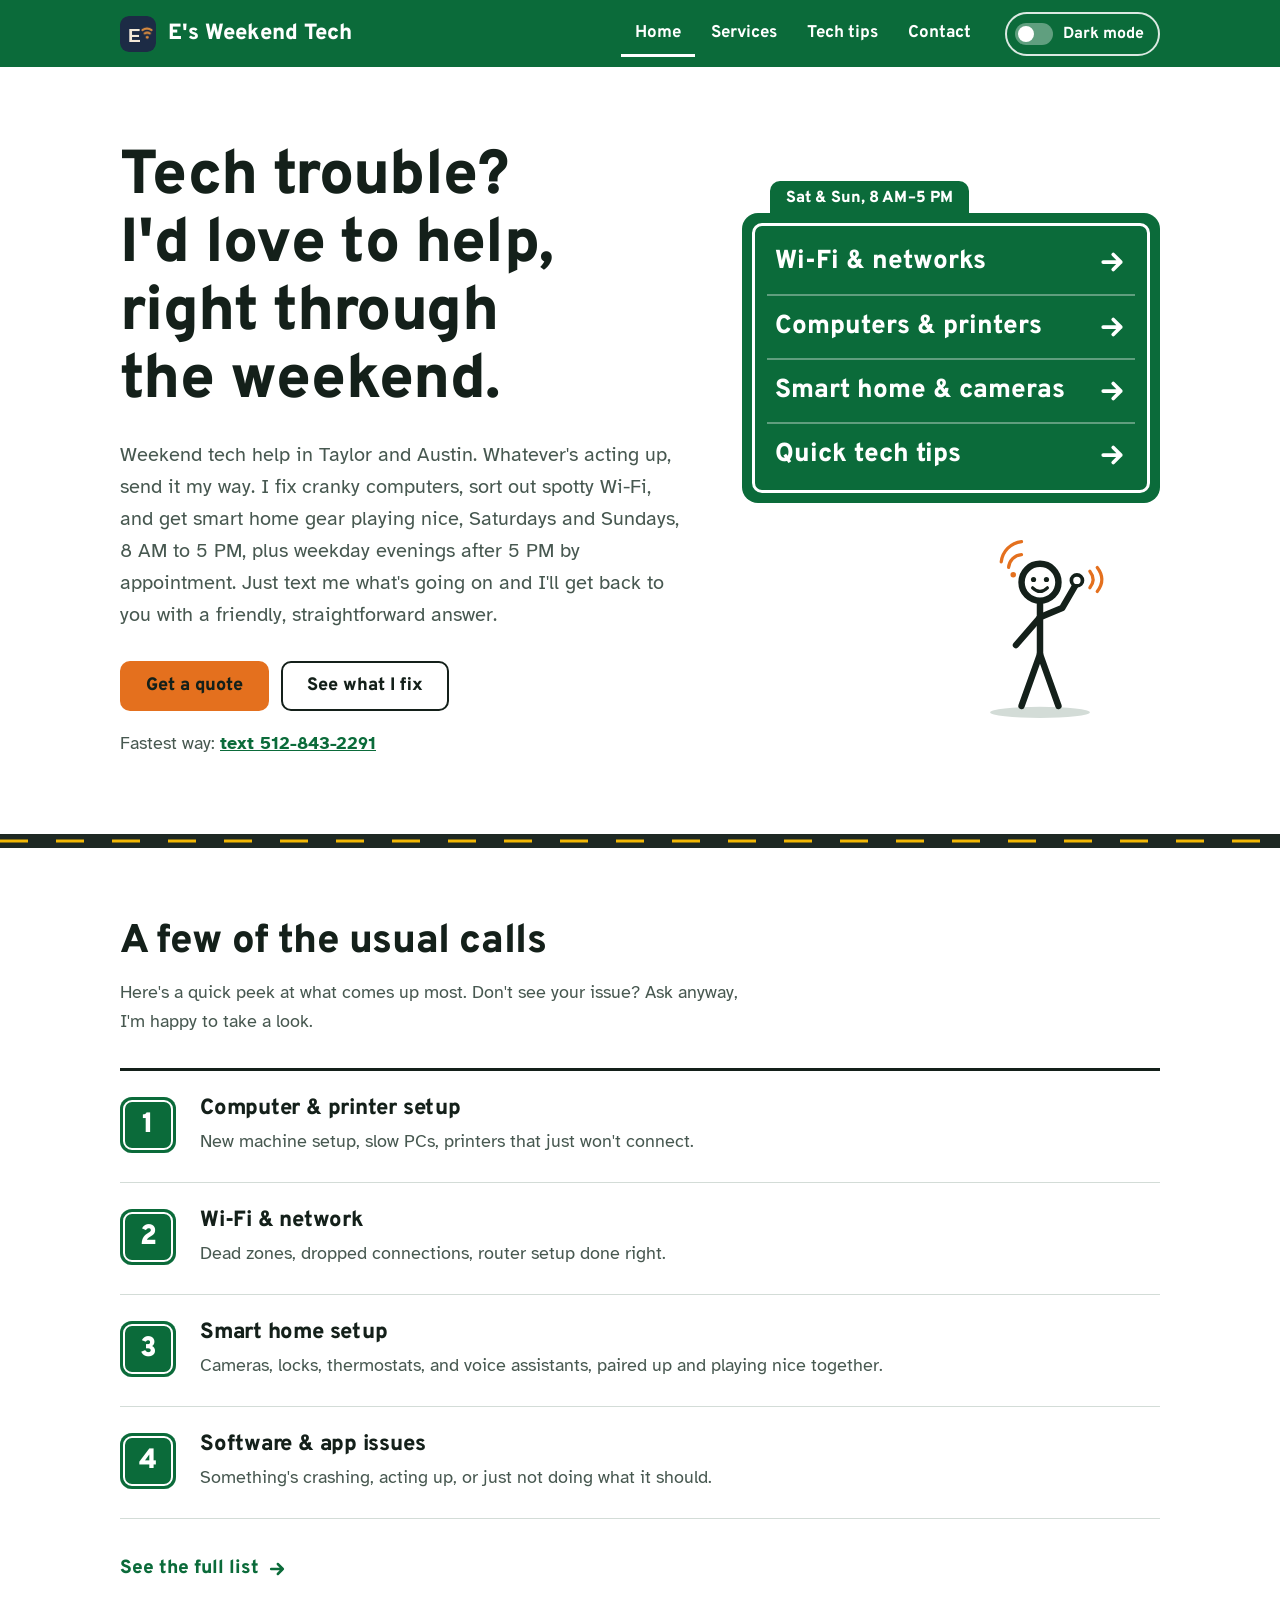
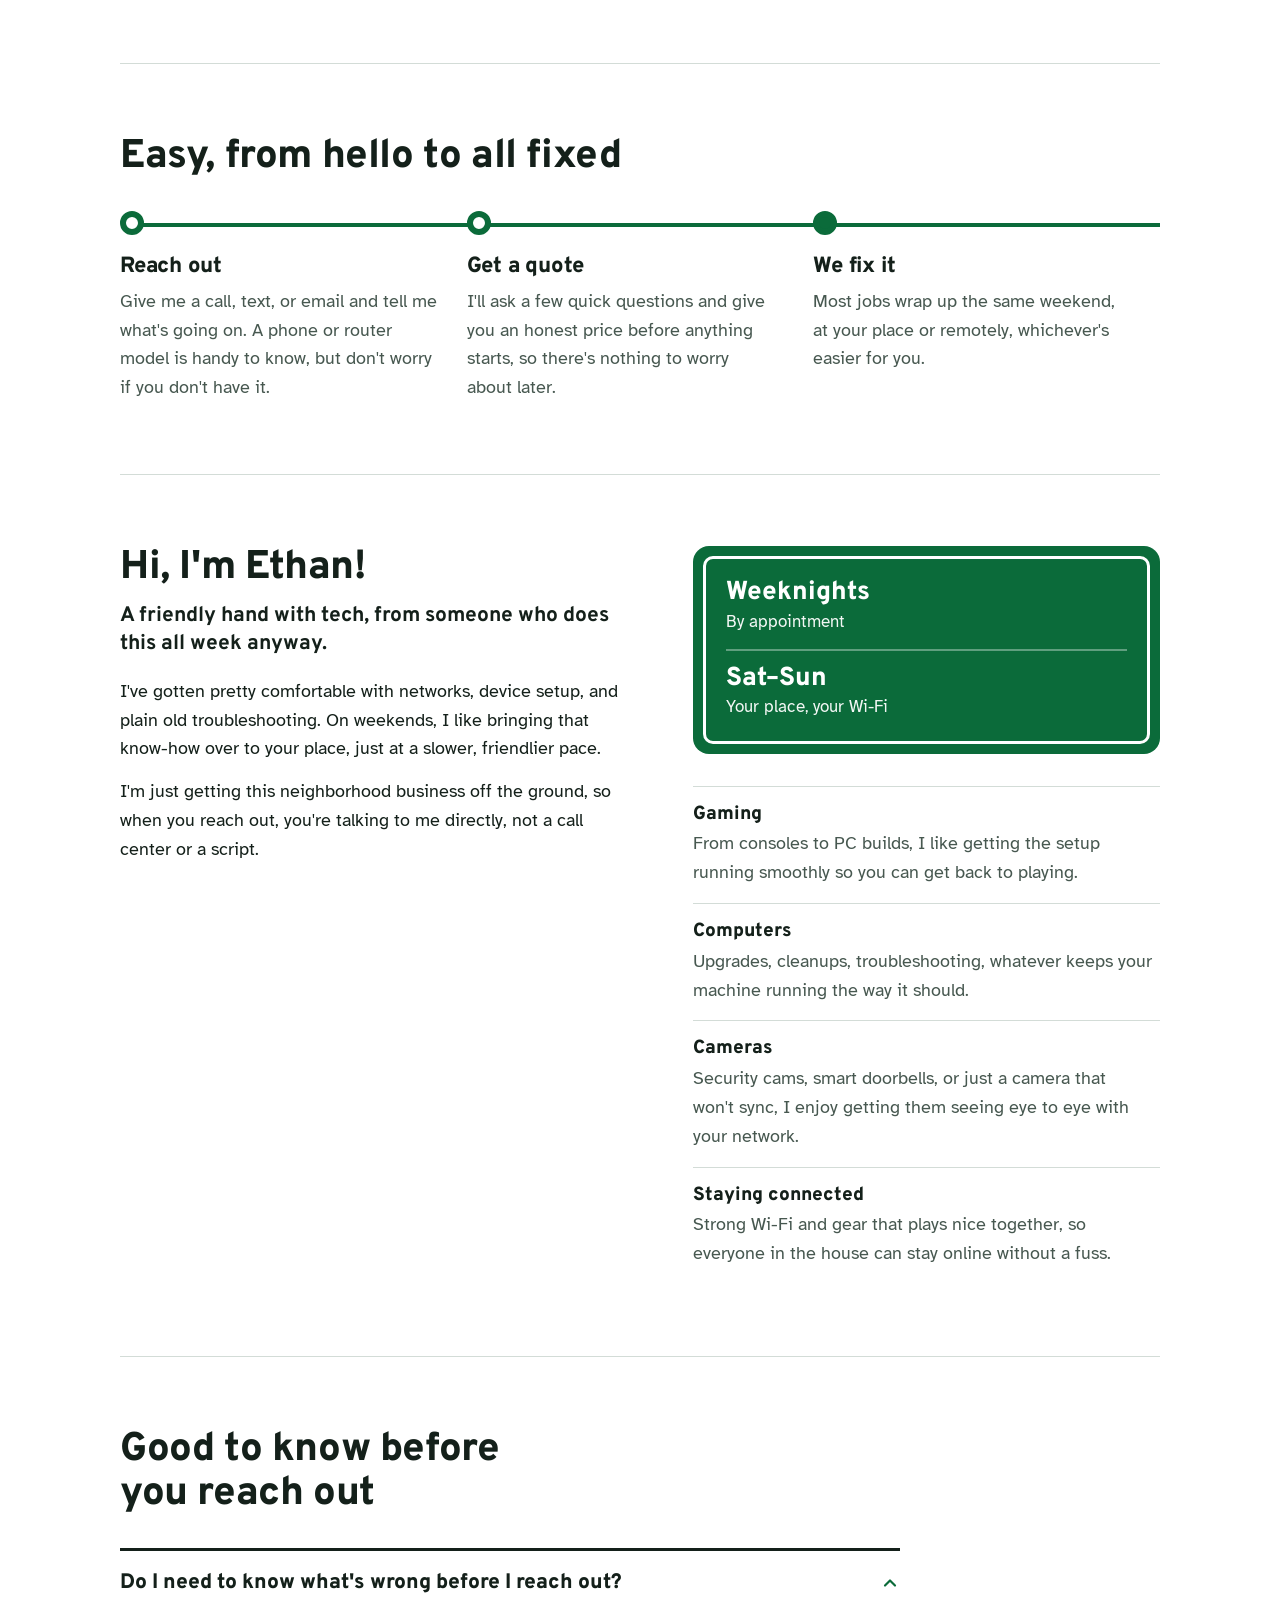
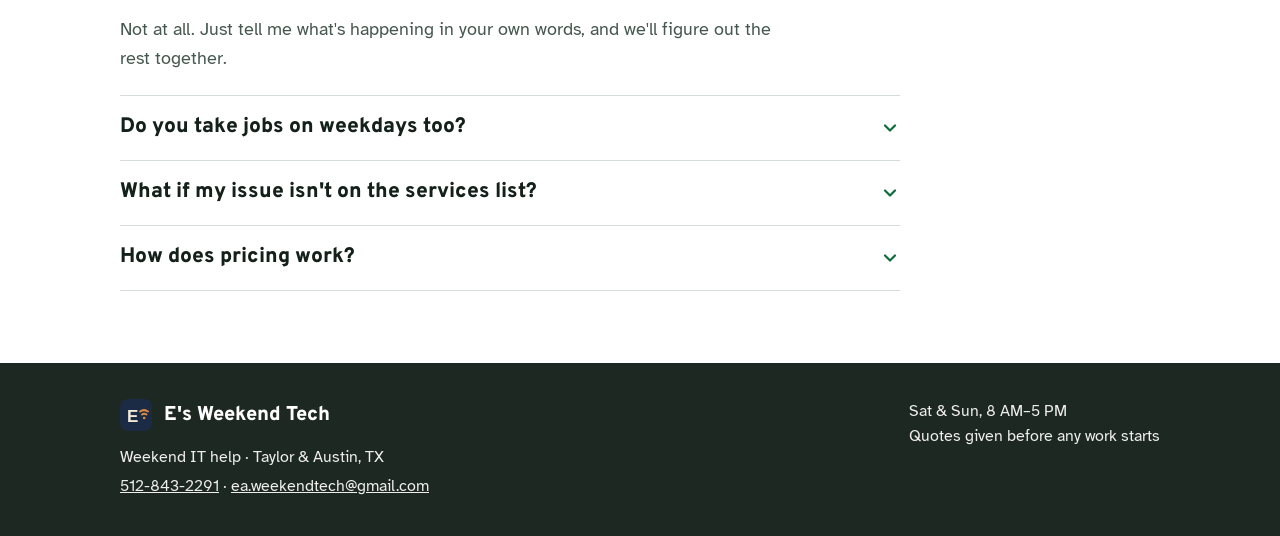
<file: index.html>
<!doctype html>
<html lang="en">
<head>
<meta charset="utf-8">
<meta name="viewport" content="width=device-width, initial-scale=1, viewport-fit=cover">
<meta name="theme-color" content="#0B6B3A">
<meta name="color-scheme" content="light dark">
<title>E's Weekend Tech | Weekend tech help in Taylor &amp; Austin, TX</title>
<meta name="description" content="Friendly weekend tech help in Taylor and Austin, TX. Computers, Wi-Fi, printers and smart home gear, fixed at your place or remotely, with a clear quote before any work starts.">
<script>document.documentElement.className='js';try{if(localStorage.getItem('theme')==='dark')document.documentElement.setAttribute('data-theme','dark')}catch(e){}</script>
<link rel="preconnect" href="https://fonts.googleapis.com">
<link rel="preconnect" href="https://fonts.gstatic.com" crossorigin>
<link rel="stylesheet" href="https://fonts.googleapis.com/css2?family=Overpass:wght@700;800;900&family=Atkinson+Hyperlegible:wght@400;700&display=swap">
<link rel="stylesheet" href="style.css">
<noscript><style>.reveal { opacity: 1; transform: none; } .road::after { background-position: 0 0; } .route::before, .stop::before, .shield { transform: none; }</style></noscript>
</head>
<body>
<header class="site">
  <div class="wrap nav-row">
    <a class="wordmark" href="index.html"><span class="logo-mark"><svg viewBox="0 0 32 32" xmlns="http://www.w3.org/2000/svg" aria-hidden="true"><rect width="32" height="32" rx="8" fill="#1C2B45"/><text x="7" y="23" font-family="Archivo, sans-serif" font-weight="800" font-size="17" fill="#F3E9D8">E</text><path d="M20 12.5a7 7 0 0 1 8 0" stroke="#D98B3F" stroke-width="2" fill="none" stroke-linecap="round"/><path d="M22 15.5a4 4 0 0 1 4.5 0" stroke="#D98B3F" stroke-width="2" fill="none" stroke-linecap="round"/><circle cx="24.2" cy="19" r="1.3" fill="#D98B3F"/></svg></span><span>E's Weekend Tech</span></a>
    <nav class="links" aria-label="Main">
      <a href="index.html" aria-current="page">Home</a>
      <a href="services.html">Services</a>
      <a href="tips.html">Tech tips</a>
      <a href="contact.html">Contact</a>
    </nav>
    <button class="theme-toggle" type="button" aria-pressed="false"><span class="switch" aria-hidden="true"></span><span>Dark mode</span></button>
  </div>
</header>

<main id="main">
  <section class="hero wrap">
    <div class="hero-copy reveal is-visible">
      <h1>Tech trouble? I'd love to help, right through the weekend.</h1>
      <p class="sub">Weekend tech help in Taylor and Austin. Whatever's acting up, send it my way. I fix cranky computers, sort out spotty Wi-Fi, and get smart home gear playing nice, Saturdays and Sundays, 8 AM to 5 PM, plus weekday evenings after 5 PM by appointment. Just text me what's going on and I'll get back to you with a friendly, straightforward answer.</p>
      <div class="cta-row">
        <a class="btn btn-primary" href="contact.html">Get a quote</a>
        <a class="btn btn-ghost" href="services.html">See what I fix</a>
      </div>
      <p class="quick">Fastest way: <a href="sms:+15128432291">text 512-843-2291</a></p>
    </div>
    <div class="sign-wrap reveal is-visible">
      <nav class="sign" aria-label="Jump to a service">
        <span class="exit-tab">Sat &amp; Sun, 8 AM&ndash;5 PM</span>
        <div class="sign-inner">
          <a href="services.html#wifi"><span>Wi-Fi &amp; networks</span><svg viewBox="0 0 24 24" fill="none" stroke="currentColor" stroke-width="3" stroke-linecap="round" stroke-linejoin="round" aria-hidden="true"><path d="M5 12h14M13 6l6 6-6 6"/></svg></a>
          <a href="services.html#computers"><span>Computers &amp; printers</span><svg viewBox="0 0 24 24" fill="none" stroke="currentColor" stroke-width="3" stroke-linecap="round" stroke-linejoin="round" aria-hidden="true"><path d="M5 12h14M13 6l6 6-6 6"/></svg></a>
          <a href="services.html#smart-home"><span>Smart home &amp; cameras</span><svg viewBox="0 0 24 24" fill="none" stroke="currentColor" stroke-width="3" stroke-linecap="round" stroke-linejoin="round" aria-hidden="true"><path d="M5 12h14M13 6l6 6-6 6"/></svg></a>
          <a href="tips.html"><span>Quick tech tips</span><svg viewBox="0 0 24 24" fill="none" stroke="currentColor" stroke-width="3" stroke-linecap="round" stroke-linejoin="round" aria-hidden="true"><path d="M5 12h14M13 6l6 6-6 6"/></svg></a>
        </div>
      </nav>
      <div class="buddy buddy-home" aria-hidden="true"><svg class="buddy-svg" viewBox="0 0 260 210" fill="none" stroke="currentColor" stroke-width="7" stroke-linecap="round" stroke-linejoin="round" aria-hidden="true" focusable="false">
    <ellipse class="shadow" cx="130" cy="203" rx="54" ry="6"/>
    <path d="M130 140 L110 196 M130 140 L150 196"/>
    <path d="M130 84 V140"/>
    <path d="M130 100 L104 130"/>
    <g class="wave"><path d="M130 100 L154 90 L168 66"/><circle class="bg" cx="170" cy="60" r="6" stroke-width="4"/><path class="o thin" d="M184 50 q7 9 0 18 M192 46 q10 13 0 26"/></g>
    <circle class="bg" cx="130" cy="62" r="20"/>
    <circle class="ink" cx="123" cy="59" r="2.8"/><circle class="ink" cx="137" cy="59" r="2.8"/>
    <path stroke-width="3.5" d="M122 68 Q130 76 138 68"/>
    <g class="o thin signal"><path d="M96 46 a15 15 0 0 1 14 -14"/><path d="M88 40 a25 25 0 0 1 22 -22"/><circle class="of" cx="101" cy="54" r="3"/></g>
  </svg></div>
    </div>
  </section>

  <div class="road" aria-hidden="true"></div>

  <section class="wrap band" aria-labelledby="usual-heading">
    <div class="section-head reveal">
      <h2 id="usual-heading">A few of the usual calls</h2>
      <p>Here's a quick peek at what comes up most. Don't see your issue? Ask anyway, I'm happy to take a look.</p>
    </div>
    <ol class="exits reveal-group">
      <li class="exit reveal" id="computers">
        <span class="shield" aria-hidden="true">1</span>
        <div>
          <h3>Computer &amp; printer setup</h3>
          <p>New machine setup, slow PCs, printers that just won't connect.</p>
        </div>
      </li>
      <li class="exit reveal" id="wifi">
        <span class="shield" aria-hidden="true">2</span>
        <div>
          <h3>Wi-Fi &amp; network</h3>
          <p>Dead zones, dropped connections, router setup done right.</p>
        </div>
      </li>
      <li class="exit reveal" id="smart-home">
        <span class="shield" aria-hidden="true">3</span>
        <div>
          <h3>Smart home setup</h3>
          <p>Cameras, locks, thermostats, and voice assistants, paired up and playing nice together.</p>
        </div>
      </li>
      <li class="exit reveal" id="software">
        <span class="shield" aria-hidden="true">4</span>
        <div>
          <h3>Software &amp; app issues</h3>
          <p>Something's crashing, acting up, or just not doing what it should.</p>
        </div>
      </li>
    </ol>
    <a class="text-link" href="services.html">See the full list <svg viewBox="0 0 24 24" fill="none" stroke="currentColor" stroke-width="3" stroke-linecap="round" stroke-linejoin="round" aria-hidden="true"><path d="M5 12h14M13 6l6 6-6 6"/></svg></a>
  </section>

  <section class="wrap band" aria-labelledby="how-heading">
    <div class="section-head reveal">
      <h2 id="how-heading">Easy, from hello to all fixed</h2>
    </div>
    <ol class="route reveal-group">
      <li class="stop reveal">
        <h3>Reach out</h3>
        <p>Give me a call, text, or email and tell me what's going on. A phone or router model is handy to know, but don't worry if you don't have it.</p>
      </li>
      <li class="stop reveal">
        <h3>Get a quote</h3>
        <p>I'll ask a few quick questions and give you an honest price before anything starts, so there's nothing to worry about later.</p>
      </li>
      <li class="stop reveal">
        <h3>We fix it</h3>
        <p>Most jobs wrap up the same weekend, at your place or remotely, whichever's easier for you.</p>
      </li>
    </ol>
  </section>

  <section class="wrap band" aria-labelledby="about-heading">
    <div class="about">
      <div class="reveal">
        <h2 id="about-heading">Hi, I'm Ethan!</h2>
        <p class="lead">A friendly hand with tech, from someone who does this all week anyway.</p>
        <p>I've gotten pretty comfortable with networks, device setup, and plain old troubleshooting. On weekends, I like bringing that know-how over to your place, just at a slower, friendlier pace.</p>
        <p>I'm just getting this neighborhood business off the ground, so when you reach out, you're talking to me directly, not a call center or a script.</p>
      </div>
      <div class="reveal">
        <div class="sign sign-static" role="group" aria-label="My week">
          <div class="sign-inner">
            <div class="sign-row"><strong>Weeknights</strong><span>By appointment</span></div>
            <div class="sign-row"><strong>Sat&ndash;Sun</strong><span>Your place, your Wi-Fi</span></div>
          </div>
        </div>
        <dl class="likes">
          <div><dt>Gaming</dt><dd>From consoles to PC builds, I like getting the setup running smoothly so you can get back to playing.</dd></div>
          <div><dt>Computers</dt><dd>Upgrades, cleanups, troubleshooting, whatever keeps your machine running the way it should.</dd></div>
          <div><dt>Cameras</dt><dd>Security cams, smart doorbells, or just a camera that won't sync, I enjoy getting them seeing eye to eye with your network.</dd></div>
          <div><dt>Staying connected</dt><dd>Strong Wi-Fi and gear that plays nice together, so everyone in the house can stay online without a fuss.</dd></div>
        </dl>
      </div>
    </div>
  </section>

  <section class="wrap band" aria-labelledby="faq-heading">
    <div class="section-head reveal">
      <h2 id="faq-heading">Good to know before you reach out</h2>
    </div>
    <div class="faq-list reveal">
      <div class="faq-item" data-open="true">
        <button class="faq-q" type="button" aria-expanded="true">
          Do I need to know what's wrong before I reach out?
          <svg class="chev" width="20" height="20" viewBox="0 0 24 24" fill="none" stroke="currentColor" stroke-width="2.6" stroke-linecap="round" stroke-linejoin="round" aria-hidden="true"><polyline points="6 9 12 15 18 9"/></svg>
        </button>
        <div class="faq-a-wrap"><div class="faq-a-inner"><p class="faq-a">Not at all. Just tell me what's happening in your own words, and we'll figure out the rest together.</p></div></div>
      </div>
      <div class="faq-item" data-open="false">
        <button class="faq-q" type="button" aria-expanded="false">
          Do you take jobs on weekdays too?
          <svg class="chev" width="20" height="20" viewBox="0 0 24 24" fill="none" stroke="currentColor" stroke-width="2.6" stroke-linecap="round" stroke-linejoin="round" aria-hidden="true"><polyline points="6 9 12 15 18 9"/></svg>
        </button>
        <div class="faq-a-wrap"><div class="faq-a-inner"><p class="faq-a">Yes, by appointment. I'm open Saturdays and Sundays, 8 AM to 5 PM, and Monday through Friday after 5 PM if my schedule allows. I'm also taking on new clients. Reach out any time and I'll get back to you as soon as I can.</p></div></div>
      </div>
      <div class="faq-item" data-open="false">
        <button class="faq-q" type="button" aria-expanded="false">
          What if my issue isn't on the services list?
          <svg class="chev" width="20" height="20" viewBox="0 0 24 24" fill="none" stroke="currentColor" stroke-width="2.6" stroke-linecap="round" stroke-linejoin="round" aria-hidden="true"><polyline points="6 9 12 15 18 9"/></svg>
        </button>
        <div class="faq-a-wrap"><div class="faq-a-inner"><p class="faq-a">Ask anyway. There's a good chance I can still help, or at least point you toward someone who can.</p></div></div>
      </div>
      <div class="faq-item" data-open="false">
        <button class="faq-q" type="button" aria-expanded="false">
          How does pricing work?
          <svg class="chev" width="20" height="20" viewBox="0 0 24 24" fill="none" stroke="currentColor" stroke-width="2.6" stroke-linecap="round" stroke-linejoin="round" aria-hidden="true"><polyline points="6 9 12 15 18 9"/></svg>
        </button>
        <div class="faq-a-wrap"><div class="faq-a-inner"><p class="faq-a">You'll always get a clear, honest quote before any work begins, so there's never a surprise on the bill.</p></div></div>
      </div>
    </div>
  </section>
</main>

<footer class="site">
  <div class="wrap foot-row">
    <div>
      <div class="foot-name"><span class="logo-mark"><svg viewBox="0 0 32 32" xmlns="http://www.w3.org/2000/svg" aria-hidden="true"><rect width="32" height="32" rx="8" fill="#1C2B45"/><text x="7" y="23" font-family="Archivo, sans-serif" font-weight="800" font-size="17" fill="#F3E9D8">E</text><path d="M20 12.5a7 7 0 0 1 8 0" stroke="#D98B3F" stroke-width="2" fill="none" stroke-linecap="round"/><path d="M22 15.5a4 4 0 0 1 4.5 0" stroke="#D98B3F" stroke-width="2" fill="none" stroke-linecap="round"/><circle cx="24.2" cy="19" r="1.3" fill="#D98B3F"/></svg></span>E's Weekend Tech</div>
      <div class="foot-meta">
        <span>Weekend IT help &middot; Taylor &amp; Austin, TX</span>
        <span><a href="sms:+15128432291">512-843-2291</a> &middot; <a href="mailto:ea.weekendtech@gmail.com">ea.weekendtech@gmail.com</a></span>
      </div>
    </div>
    <div class="foot-right">
      Sat &amp; Sun, 8 AM&ndash;5 PM<br>
      Quotes given before any work starts
    </div>
  </div>
</footer>

<script src="script.js"></script>
<!-- Cloudflare Web Analytics --><script type='module' src='https://static.cloudflareinsights.com/beacon.min.js' data-cf-beacon='{"token": "11fca258c5e24e06b37fb47d9a903320"}'></script><!-- End Cloudflare Web Analytics -->
</body>
</html>
</file>
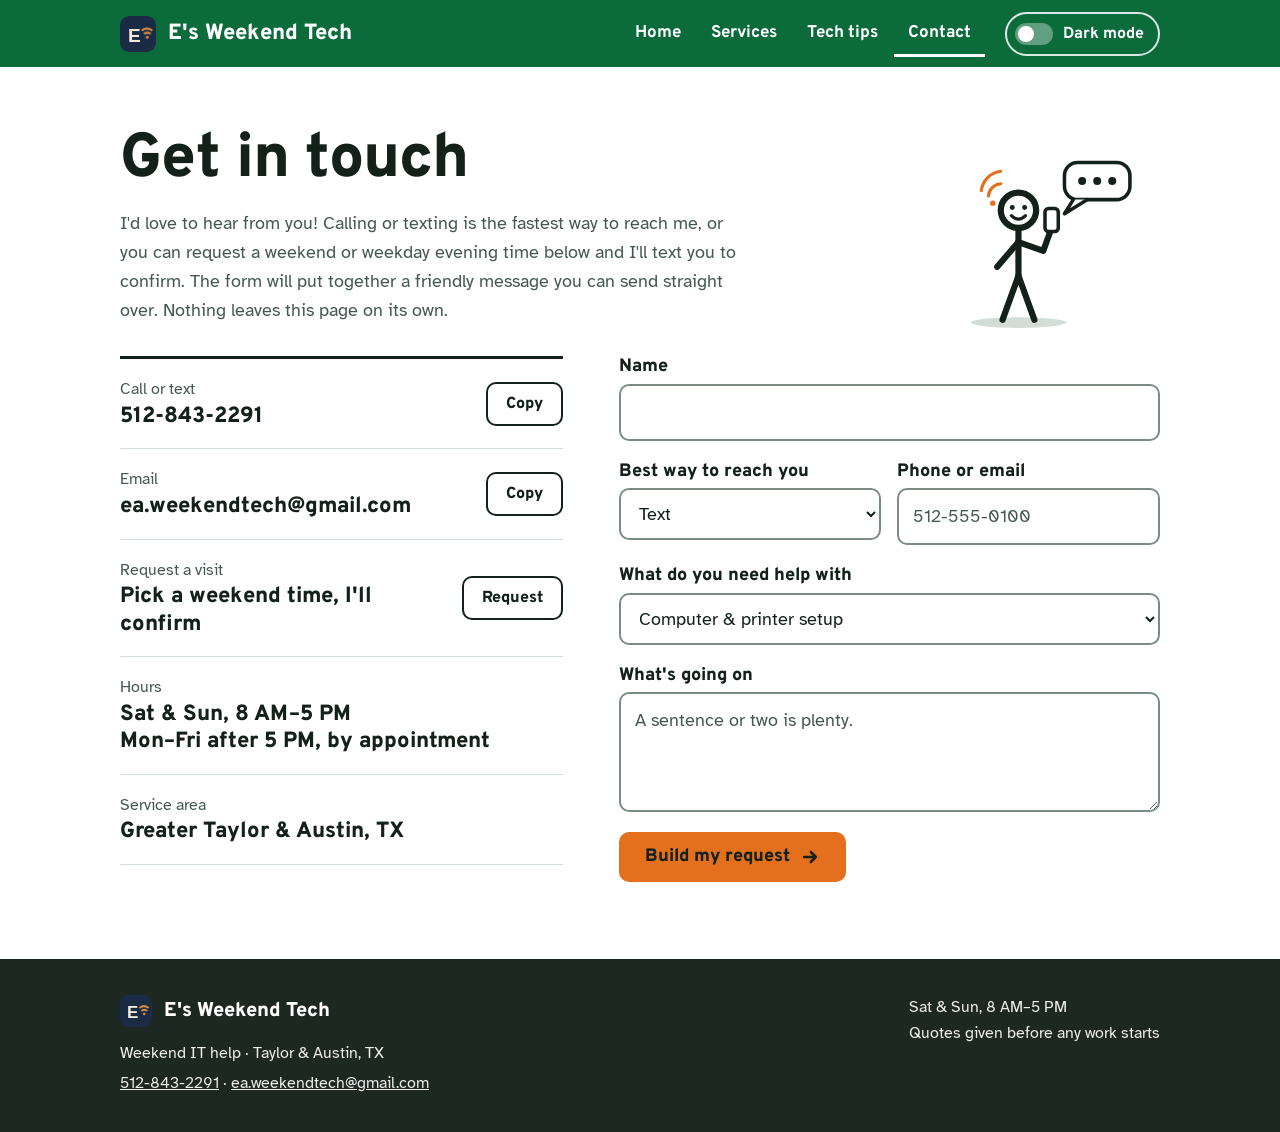
<file: contact.html>
<!doctype html>
<html lang="en">
<head>
<meta charset="utf-8">
<meta name="viewport" content="width=device-width, initial-scale=1, viewport-fit=cover">
<meta name="theme-color" content="#0B6B3A">
<meta name="color-scheme" content="light dark">
<title>Contact | E's Weekend Tech</title>
<meta name="description" content="Call or text E's Weekend Tech, or request a weekend or weekday evening visit in Taylor and Austin, TX. Clear quotes before any work starts.">
<script>document.documentElement.className='js';try{if(localStorage.getItem('theme')==='dark')document.documentElement.setAttribute('data-theme','dark')}catch(e){}</script>
<link rel="preconnect" href="https://fonts.googleapis.com">
<link rel="preconnect" href="https://fonts.gstatic.com" crossorigin>
<link rel="stylesheet" href="https://fonts.googleapis.com/css2?family=Overpass:wght@700;800;900&family=Atkinson+Hyperlegible:wght@400;700&display=swap">
<link rel="stylesheet" href="style.css">
<noscript><style>.reveal { opacity: 1; transform: none; } .road::after { background-position: 0 0; } .route::before, .stop::before, .shield { transform: none; }</style></noscript>
</head>
<body>
<header class="site">
  <div class="wrap nav-row">
    <a class="wordmark" href="index.html"><span class="logo-mark"><svg viewBox="0 0 32 32" xmlns="http://www.w3.org/2000/svg" aria-hidden="true"><rect width="32" height="32" rx="8" fill="#1C2B45"/><text x="7" y="23" font-family="Archivo, sans-serif" font-weight="800" font-size="17" fill="#F3E9D8">E</text><path d="M20 12.5a7 7 0 0 1 8 0" stroke="#D98B3F" stroke-width="2" fill="none" stroke-linecap="round"/><path d="M22 15.5a4 4 0 0 1 4.5 0" stroke="#D98B3F" stroke-width="2" fill="none" stroke-linecap="round"/><circle cx="24.2" cy="19" r="1.3" fill="#D98B3F"/></svg></span><span>E's Weekend Tech</span></a>
    <nav class="links" aria-label="Main">
      <a href="index.html">Home</a>
      <a href="services.html">Services</a>
      <a href="tips.html">Tech tips</a>
      <a href="contact.html" aria-current="page">Contact</a>
    </nav>
    <button class="theme-toggle" type="button" aria-pressed="false"><span class="switch" aria-hidden="true"></span><span>Dark mode</span></button>
  </div>
</header>

<main id="main">
  <section class="wrap page-top">
    <div class="page-head">
      <div class="section-head reveal is-visible">
        <h1>Get in touch</h1>
        <p>I'd love to hear from you! Calling or texting is the fastest way to reach me, or you can request a weekend or weekday evening time below and I'll text you to confirm. The form will put together a friendly message you can send straight over. Nothing leaves this page on its own.</p>
      </div>
      <div class="buddy buddy-page" aria-hidden="true"><svg class="buddy-svg" viewBox="0 0 260 210" fill="none" stroke="currentColor" stroke-width="7" stroke-linecap="round" stroke-linejoin="round" aria-hidden="true" focusable="false">
    <ellipse class="shadow" cx="100" cy="203" rx="54" ry="6"/>
    <path d="M100 150 L82 200 M100 150 L118 200"/>
    <path d="M100 98 V150"/>
    <path d="M100 112 L76 140"/>
    <path d="M100 112 L128 122 L136 100"/><rect class="bg" x="130" y="74" width="15" height="26" rx="4" stroke-width="4"/>
    <rect class="bg" x="152" y="22" width="74" height="42" rx="15" stroke-width="4"/><path class="bg" stroke-width="4" d="M162 64 L152 80 L178 64"/>
    <circle class="dot ink" cx="172" cy="43" r="4.5"/><circle class="dot ink d2" cx="189" cy="43" r="4.5"/><circle class="dot ink d3" cx="206" cy="43" r="4.5"/>
    <circle class="bg" cx="100" cy="76" r="20"/>
    <circle class="ink" cx="93" cy="73" r="2.8"/><circle class="ink" cx="107" cy="73" r="2.8"/>
    <path stroke-width="3.5" d="M92 82 Q100 90 108 82"/>
    <g class="o thin signal"><path d="M66 60 a15 15 0 0 1 14 -14"/><path d="M58 54 a25 25 0 0 1 22 -22"/><circle class="of" cx="71" cy="68" r="3"/></g>
  </svg></div>
    </div>

    <div class="contact-grid">
      <div class="reach reveal is-visible">
        <div class="reach-row">
          <div>
            <div class="label">Call or text</div>
            <div class="value" id="val-phone">512-843-2291</div>
          </div>
          <button class="copy-btn" data-copy="val-phone" type="button">Copy</button>
        </div>
        <div class="reach-row">
          <div>
            <div class="label">Email</div>
            <div class="value" id="val-email">ea.weekendtech@gmail.com</div>
          </div>
          <button class="copy-btn" data-copy="val-email" type="button">Copy</button>
        </div>
        <div class="reach-row">
          <div>
            <div class="label">Request a visit</div>
            <div class="value">Pick a weekend time, I'll confirm</div>
          </div>
          <a class="copy-btn" href="https://calendly.com/ea-weekendtech/in-home-tech-help" target="_blank" rel="noopener">Request</a>
        </div>
        <div class="reach-row">
          <div>
            <div class="label">Hours</div>
            <div class="value">Sat &amp; Sun, 8 AM&ndash;5 PM<br>Mon&ndash;Fri after 5 PM, by appointment</div>
          </div>
        </div>
        <div class="reach-row">
          <div>
            <div class="label">Service area</div>
            <div class="value">Greater Taylor &amp; Austin, TX</div>
          </div>
        </div>
      </div>

      <div class="reveal is-visible">
        <form class="quote" id="quote-form">
          <div class="field">
            <label for="f-name">Name</label>
            <input id="f-name" name="name" type="text" required autocomplete="name">
          </div>
          <div class="two-col">
            <div class="field">
              <label for="f-contact-method">Best way to reach you</label>
              <select id="f-contact-method" name="method">
                <option value="Text">Text</option>
                <option value="Call">Call</option>
                <option value="Email">Email</option>
              </select>
            </div>
            <div class="field">
              <label for="f-contact-value">Phone or email</label>
              <input id="f-contact-value" name="contact" type="text" required placeholder="512-555-0100">
            </div>
          </div>
          <div class="field">
            <label for="f-service">What do you need help with</label>
            <select id="f-service" name="service">
              <option>Computer &amp; printer setup</option>
              <option>Wi-Fi &amp; network</option>
              <option>Smart home setup</option>
              <option>Software &amp; app issues</option>
              <option>Something else</option>
            </select>
          </div>
          <div class="field">
            <label for="f-details">What's going on</label>
            <textarea id="f-details" name="details" placeholder="A sentence or two is plenty."></textarea>
          </div>
          <button class="btn btn-primary quote-submit" type="submit">Build my request <svg viewBox="0 0 24 24" fill="none" stroke="currentColor" stroke-width="3" stroke-linecap="round" stroke-linejoin="round" aria-hidden="true"><path d="M5 12h14M13 6l6 6-6 6"/></svg></button>
        </form>

        <div class="confirm" id="confirm-panel">
          <h2>Your request is ready</h2>
          <p>Copy this and send it over, whichever way is easiest for you.</p>
          <div class="confirm-text" id="confirm-text"></div>
          <div class="confirm-actions">
            <button class="btn btn-primary" type="button" id="copy-confirm">Copy request</button>
            <a class="btn btn-ghost" id="text-link" href="#">Open as text</a>
            <a class="btn btn-ghost" id="email-link" href="#">Open as email</a>
          </div>
        </div>
      </div>
    </div>
  </section>
</main>

<footer class="site">
  <div class="wrap foot-row">
    <div>
      <div class="foot-name"><span class="logo-mark"><svg viewBox="0 0 32 32" xmlns="http://www.w3.org/2000/svg" aria-hidden="true"><rect width="32" height="32" rx="8" fill="#1C2B45"/><text x="7" y="23" font-family="Archivo, sans-serif" font-weight="800" font-size="17" fill="#F3E9D8">E</text><path d="M20 12.5a7 7 0 0 1 8 0" stroke="#D98B3F" stroke-width="2" fill="none" stroke-linecap="round"/><path d="M22 15.5a4 4 0 0 1 4.5 0" stroke="#D98B3F" stroke-width="2" fill="none" stroke-linecap="round"/><circle cx="24.2" cy="19" r="1.3" fill="#D98B3F"/></svg></span>E's Weekend Tech</div>
      <div class="foot-meta">
        <span>Weekend IT help &middot; Taylor &amp; Austin, TX</span>
        <span><a href="sms:+15128432291">512-843-2291</a> &middot; <a href="mailto:ea.weekendtech@gmail.com">ea.weekendtech@gmail.com</a></span>
      </div>
    </div>
    <div class="foot-right">
      Sat &amp; Sun, 8 AM&ndash;5 PM<br>
      Quotes given before any work starts
    </div>
  </div>
</footer>

<script src="script.js"></script>
<!-- Cloudflare Web Analytics --><script type='module' src='https://static.cloudflareinsights.com/beacon.min.js' data-cf-beacon='{"token": "11fca258c5e24e06b37fb47d9a903320"}'></script><!-- End Cloudflare Web Analytics -->
</body>
</html>
</file>
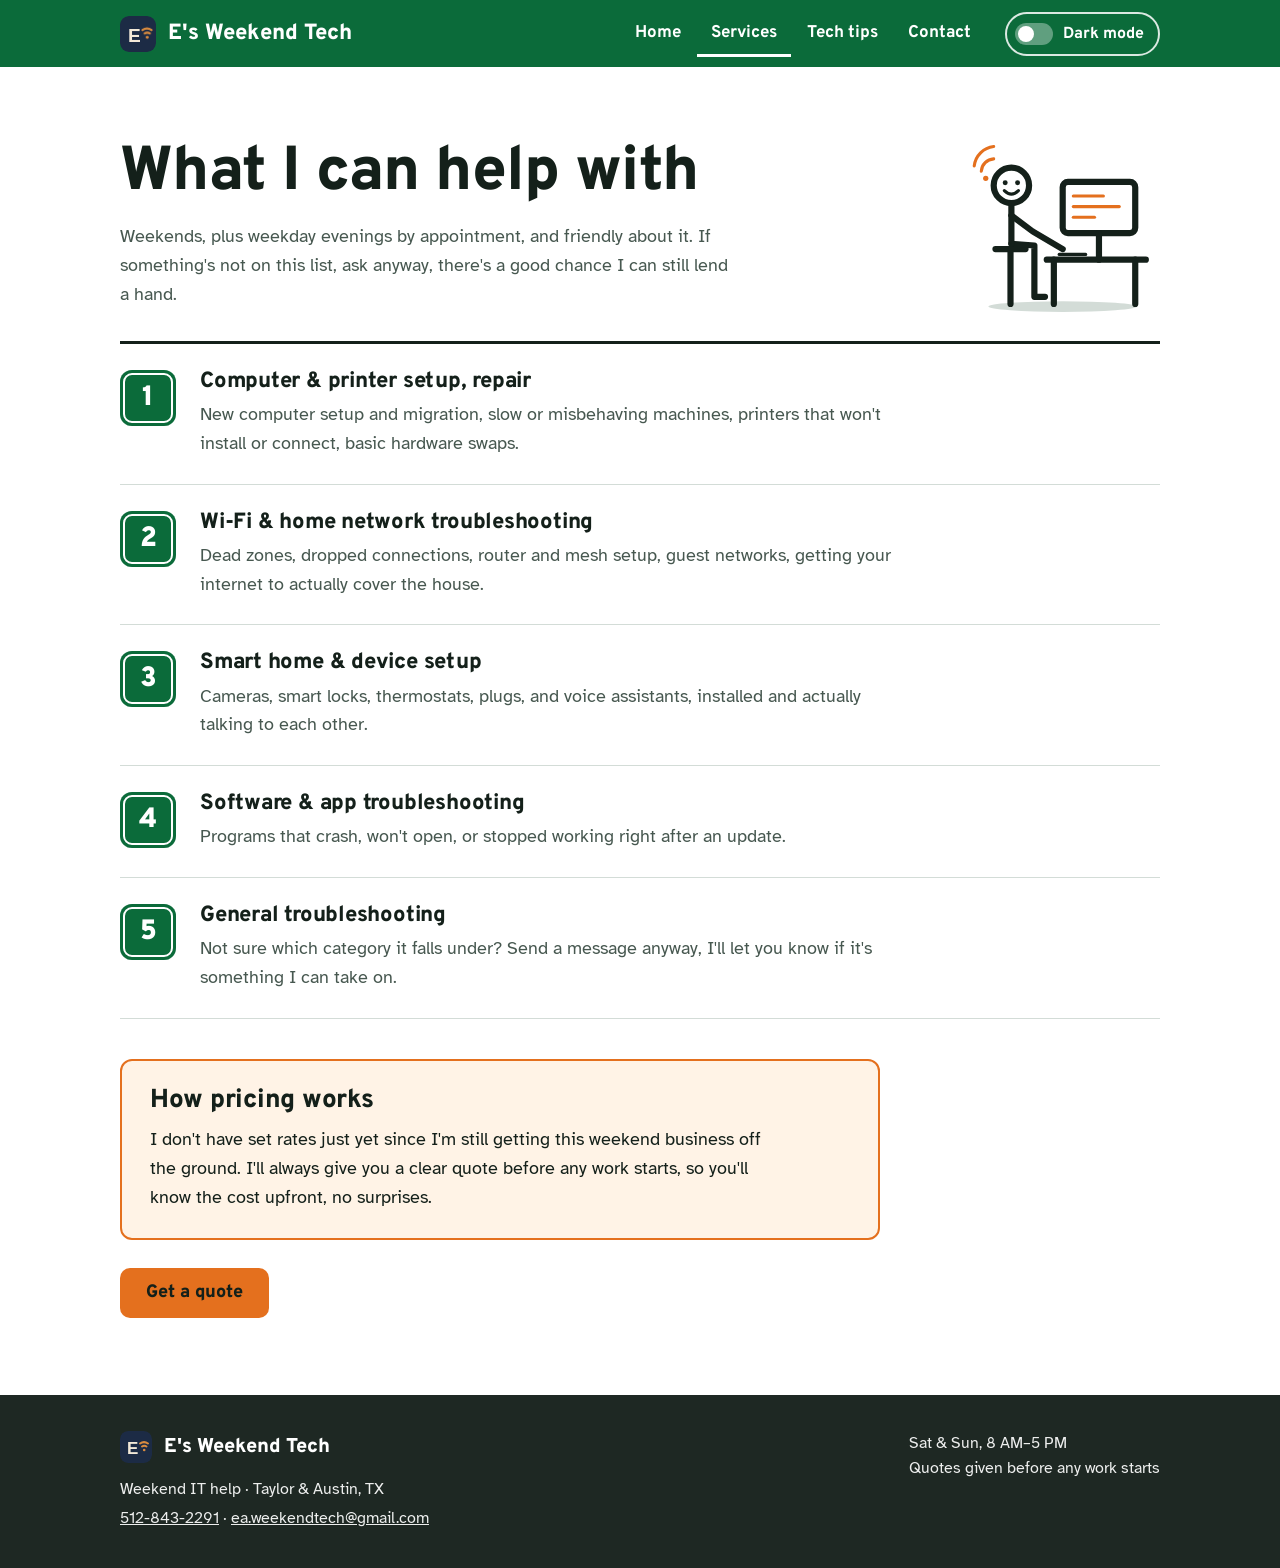
<file: services.html>
<!doctype html>
<html lang="en">
<head>
<meta charset="utf-8">
<meta name="viewport" content="width=device-width, initial-scale=1, viewport-fit=cover">
<meta name="theme-color" content="#0B6B3A">
<meta name="color-scheme" content="light dark">
<title>Services | E's Weekend Tech</title>
<meta name="description" content="Computer and printer setup, Wi-Fi and network troubleshooting, smart home setup, and software help, weekends only, with a friendly quote up front.">
<script>document.documentElement.className='js';try{if(localStorage.getItem('theme')==='dark')document.documentElement.setAttribute('data-theme','dark')}catch(e){}</script>
<link rel="preconnect" href="https://fonts.googleapis.com">
<link rel="preconnect" href="https://fonts.gstatic.com" crossorigin>
<link rel="stylesheet" href="https://fonts.googleapis.com/css2?family=Overpass:wght@700;800;900&family=Atkinson+Hyperlegible:wght@400;700&display=swap">
<link rel="stylesheet" href="style.css">
<noscript><style>.reveal { opacity: 1; transform: none; } .road::after { background-position: 0 0; } .route::before, .stop::before, .shield { transform: none; }</style></noscript>
</head>
<body>
<header class="site">
  <div class="wrap nav-row">
    <a class="wordmark" href="index.html"><span class="logo-mark"><svg viewBox="0 0 32 32" xmlns="http://www.w3.org/2000/svg" aria-hidden="true"><rect width="32" height="32" rx="8" fill="#1C2B45"/><text x="7" y="23" font-family="Archivo, sans-serif" font-weight="800" font-size="17" fill="#F3E9D8">E</text><path d="M20 12.5a7 7 0 0 1 8 0" stroke="#D98B3F" stroke-width="2" fill="none" stroke-linecap="round"/><path d="M22 15.5a4 4 0 0 1 4.5 0" stroke="#D98B3F" stroke-width="2" fill="none" stroke-linecap="round"/><circle cx="24.2" cy="19" r="1.3" fill="#D98B3F"/></svg></span><span>E's Weekend Tech</span></a>
    <nav class="links" aria-label="Main">
      <a href="index.html">Home</a>
      <a href="services.html" aria-current="page">Services</a>
      <a href="tips.html">Tech tips</a>
      <a href="contact.html">Contact</a>
    </nav>
    <button class="theme-toggle" type="button" aria-pressed="false"><span class="switch" aria-hidden="true"></span><span>Dark mode</span></button>
  </div>
</header>

<main id="main">
  <section class="wrap page-top">
    <div class="page-head">
      <div class="section-head reveal is-visible">
        <h1>What I can help with</h1>
        <p>Weekends, plus weekday evenings by appointment, and friendly about it. If something's not on this list, ask anyway, there's a good chance I can still lend a hand.</p>
      </div>
      <div class="buddy buddy-page" aria-hidden="true"><svg class="buddy-svg" viewBox="0 0 260 210" fill="none" stroke="currentColor" stroke-width="7" stroke-linecap="round" stroke-linejoin="round" aria-hidden="true" focusable="false">
    <ellipse class="shadow" cx="150" cy="203" rx="84" ry="6"/>
    <rect x="150" y="62" width="82" height="58" rx="6"/><path d="M191 120 V150"/>
    <path d="M140 150 V200 M232 150 V200"/><path d="M132 150 H244"/>
    <path class="thin" d="M146 144 H176"/>
    <g class="o thin"><path class="type" pathLength="1" d="M162 78 H196"/><path class="type" pathLength="1" d="M162 90 H214"/><path class="type" pathLength="1" d="M162 102 H186"/></g>
    
    <path d="M74 138 H108 M91 138 V200"/>
    <path d="M92 132 L118 134 V192 M118 192 h12"/>
    <path d="M92 86 V132"/>
    <path d="M92 100 L116 118 L150 138"/>
    <circle class="bg" cx="92" cy="66" r="20"/>
    <circle class="ink" cx="85" cy="63" r="2.8"/><circle class="ink" cx="99" cy="63" r="2.8"/>
    <path stroke-width="3.5" d="M84 72 Q92 80 100 72"/>
    <g class="o thin signal"><path d="M58 50 a15 15 0 0 1 14 -14"/><path d="M50 44 a25 25 0 0 1 22 -22"/><circle class="of" cx="63" cy="58" r="3"/></g>
  </svg></div>
    </div>
    <ol class="exits reveal-group">
      <li class="exit reveal" id="computers">
        <span class="shield" aria-hidden="true">1</span>
        <div>
          <h2>Computer &amp; printer setup, repair</h2>
          <p>New computer setup and migration, slow or misbehaving machines, printers that won't install or connect, basic hardware swaps.</p>
        </div>
      </li>
      <li class="exit reveal" id="wifi">
        <span class="shield" aria-hidden="true">2</span>
        <div>
          <h2>Wi-Fi &amp; home network troubleshooting</h2>
          <p>Dead zones, dropped connections, router and mesh setup, guest networks, getting your internet to actually cover the house.</p>
        </div>
      </li>
      <li class="exit reveal" id="smart-home">
        <span class="shield" aria-hidden="true">3</span>
        <div>
          <h2>Smart home &amp; device setup</h2>
          <p>Cameras, smart locks, thermostats, plugs, and voice assistants, installed and actually talking to each other.</p>
        </div>
      </li>
      <li class="exit reveal" id="software">
        <span class="shield" aria-hidden="true">4</span>
        <div>
          <h2>Software &amp; app troubleshooting</h2>
          <p>Programs that crash, won't open, or stopped working right after an update.</p>
        </div>
      </li>
      <li class="exit reveal" id="general">
        <span class="shield" aria-hidden="true">5</span>
        <div>
          <h2>General troubleshooting</h2>
          <p>Not sure which category it falls under? Send a message anyway, I'll let you know if it's something I can take on.</p>
        </div>
      </li>
    </ol>
    <div class="notice reveal">
      <h2>How pricing works</h2>
      <p>I don't have set rates just yet since I'm still getting this weekend business off the ground. I'll always give you a clear quote before any work starts, so you'll know the cost upfront, no surprises.</p>
    </div>
    <a class="btn btn-primary after-notice" href="contact.html">Get a quote</a>
  </section>
</main>

<footer class="site">
  <div class="wrap foot-row">
    <div>
      <div class="foot-name"><span class="logo-mark"><svg viewBox="0 0 32 32" xmlns="http://www.w3.org/2000/svg" aria-hidden="true"><rect width="32" height="32" rx="8" fill="#1C2B45"/><text x="7" y="23" font-family="Archivo, sans-serif" font-weight="800" font-size="17" fill="#F3E9D8">E</text><path d="M20 12.5a7 7 0 0 1 8 0" stroke="#D98B3F" stroke-width="2" fill="none" stroke-linecap="round"/><path d="M22 15.5a4 4 0 0 1 4.5 0" stroke="#D98B3F" stroke-width="2" fill="none" stroke-linecap="round"/><circle cx="24.2" cy="19" r="1.3" fill="#D98B3F"/></svg></span>E's Weekend Tech</div>
      <div class="foot-meta">
        <span>Weekend IT help &middot; Taylor &amp; Austin, TX</span>
        <span><a href="sms:+15128432291">512-843-2291</a> &middot; <a href="mailto:ea.weekendtech@gmail.com">ea.weekendtech@gmail.com</a></span>
      </div>
    </div>
    <div class="foot-right">
      Sat &amp; Sun, 8 AM&ndash;5 PM<br>
      Quotes given before any work starts
    </div>
  </div>
</footer>

<script src="script.js"></script>
<!-- Cloudflare Web Analytics --><script type='module' src='https://static.cloudflareinsights.com/beacon.min.js' data-cf-beacon='{"token": "11fca258c5e24e06b37fb47d9a903320"}'></script><!-- End Cloudflare Web Analytics -->
</body>
</html>
</file>
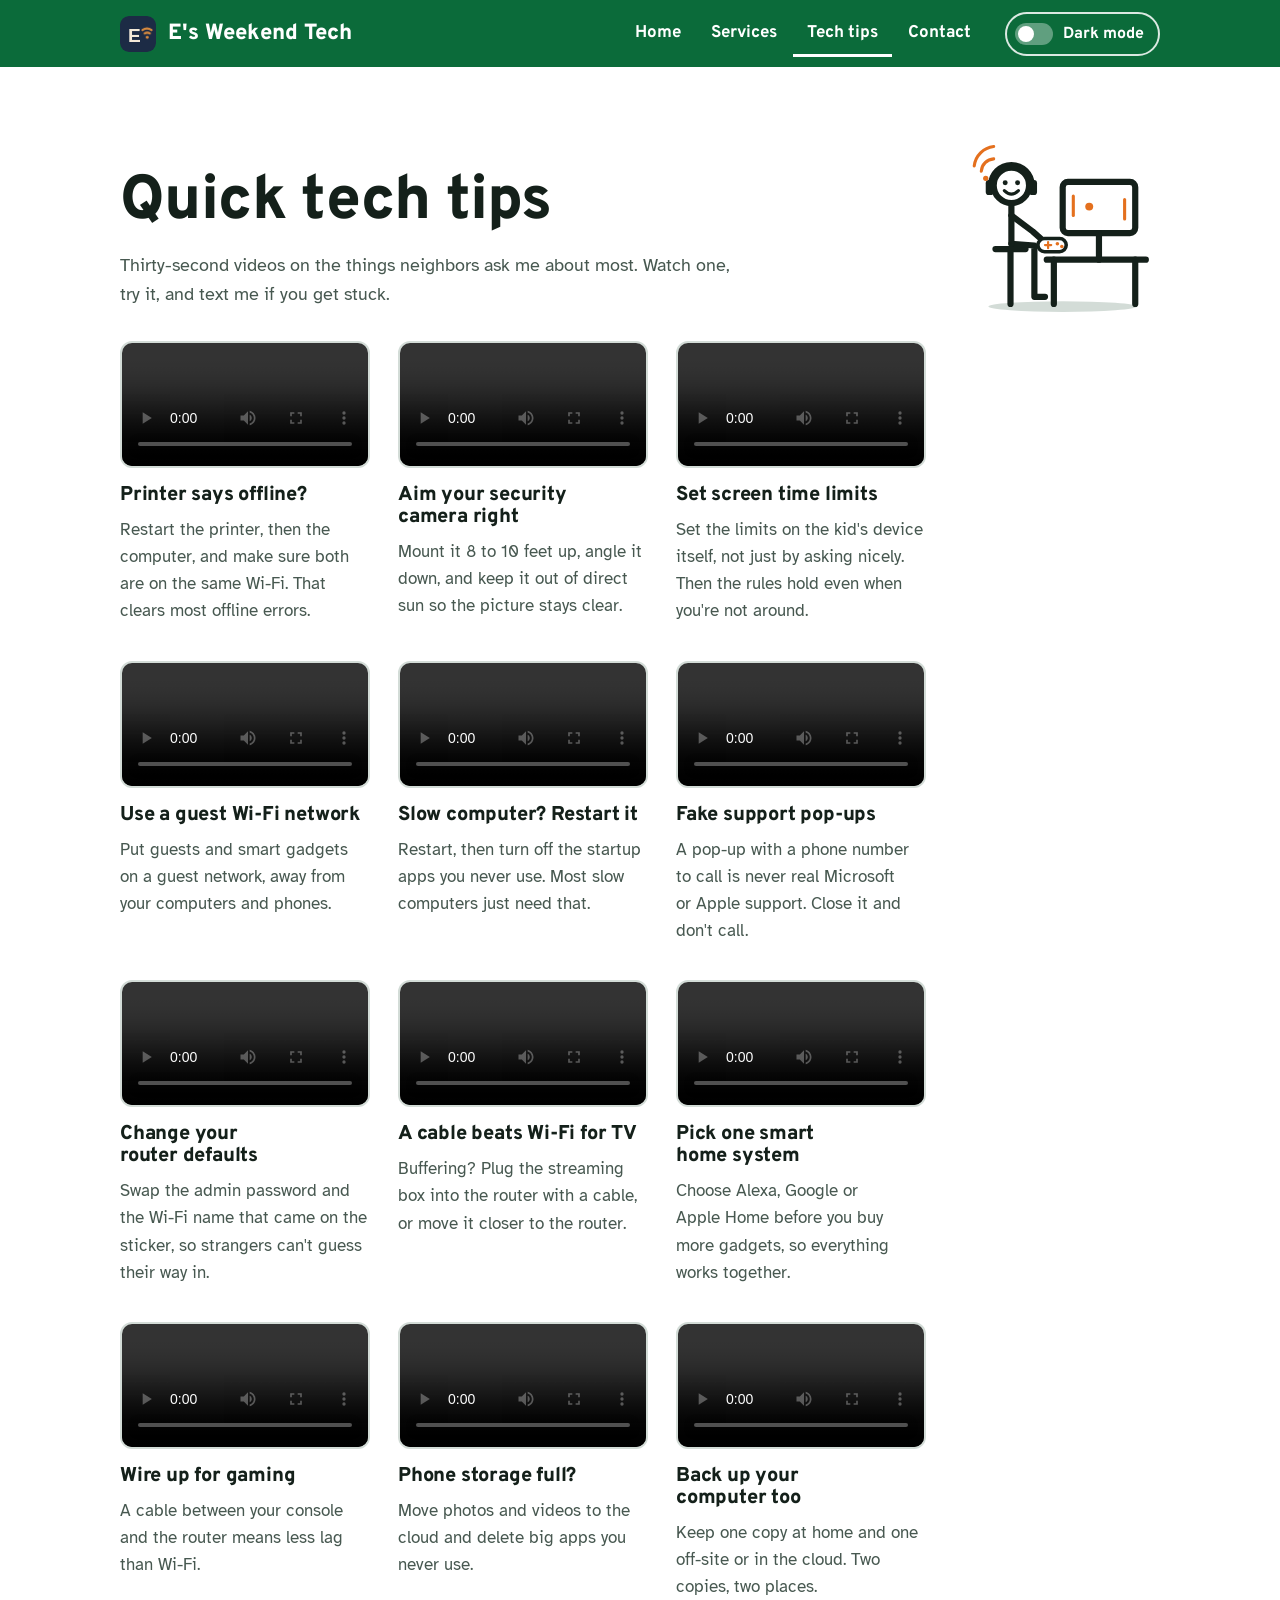
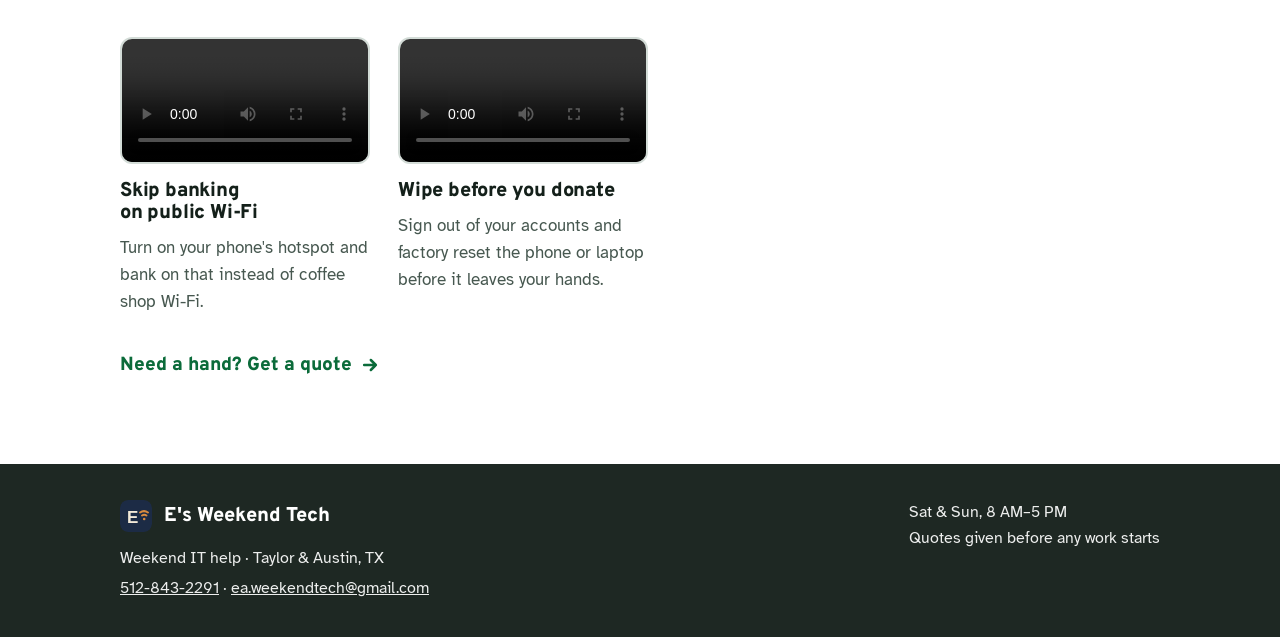
<file: tips.html>
<!doctype html>
<html lang="en">
<head>
<meta charset="utf-8">
<meta name="viewport" content="width=device-width, initial-scale=1, viewport-fit=cover">
<meta name="theme-color" content="#0B6B3A">
<meta name="color-scheme" content="light dark">
<title>Tech tips | E's Weekend Tech</title>
<meta name="description" content="Short, plain-English tech tips from E's Weekend Tech: restart your router, keep your phone updated, spot scam texts, and more.">
<script>document.documentElement.className='js';try{if(localStorage.getItem('theme')==='dark')document.documentElement.setAttribute('data-theme','dark')}catch(e){}</script>
<link rel="preconnect" href="https://fonts.googleapis.com">
<link rel="preconnect" href="https://fonts.gstatic.com" crossorigin>
<link rel="stylesheet" href="https://fonts.googleapis.com/css2?family=Overpass:wght@700;800;900&family=Atkinson+Hyperlegible:wght@400;700&display=swap">
<link rel="stylesheet" href="style.css">
<noscript><style>.reveal { opacity: 1; transform: none; } .road::after { background-position: 0 0; } .route::before, .stop::before, .shield { transform: none; }</style></noscript>
</head>
<body>
<header class="site">
  <div class="wrap nav-row">
    <a class="wordmark" href="index.html"><span class="logo-mark"><svg viewBox="0 0 32 32" xmlns="http://www.w3.org/2000/svg" aria-hidden="true"><rect width="32" height="32" rx="8" fill="#1C2B45"/><text x="7" y="23" font-family="Archivo, sans-serif" font-weight="800" font-size="17" fill="#F3E9D8">E</text><path d="M20 12.5a7 7 0 0 1 8 0" stroke="#D98B3F" stroke-width="2" fill="none" stroke-linecap="round"/><path d="M22 15.5a4 4 0 0 1 4.5 0" stroke="#D98B3F" stroke-width="2" fill="none" stroke-linecap="round"/><circle cx="24.2" cy="19" r="1.3" fill="#D98B3F"/></svg></span><span>E's Weekend Tech</span></a>
    <nav class="links" aria-label="Main">
      <a href="index.html">Home</a>
      <a href="services.html">Services</a>
      <a href="tips.html" aria-current="page">Tech tips</a>
      <a href="contact.html">Contact</a>
    </nav>
    <button class="theme-toggle" type="button" aria-pressed="false"><span class="switch" aria-hidden="true"></span><span>Dark mode</span></button>
  </div>
</header>

<main id="main">
  <section class="wrap page-top">
    <div class="page-head">
      <div class="section-head reveal is-visible">
        <h1>Quick tech tips</h1>
        <p>Thirty-second videos on the things neighbors ask me about most. Watch one, try it, and text me if you get stuck.</p>
      </div>
      <div class="buddy buddy-page" aria-hidden="true"><svg class="buddy-svg" viewBox="0 0 260 210" fill="none" stroke="currentColor" stroke-width="7" stroke-linecap="round" stroke-linejoin="round" aria-hidden="true" focusable="false">
    <ellipse class="shadow" cx="150" cy="203" rx="84" ry="6"/>
    <rect x="150" y="62" width="82" height="58" rx="6"/><path d="M191 120 V150"/>
    <path d="M140 150 V200 M232 150 V200"/><path d="M132 150 H244"/>
    <g class="o thin"><path d="M162 78 V100"/><path d="M220 82 V104"/></g><circle class="ball of" cx="180" cy="90" r="4.5"/>
    
    <path d="M74 138 H108 M91 138 V200"/>
    <path d="M92 132 L118 134 V192 M118 192 h12"/>
    <path d="M92 86 V132"/>
    <path d="M92 100 L116 118 L134 134"/>
    <rect class="bg" x="122" y="126" width="32" height="15" rx="7.5" stroke-width="4"/><path class="o" stroke-width="2.5" d="M130 133.5 h7 M133.5 130 v7"/><circle class="of" cx="144" cy="132" r="2"/><circle class="of" cx="149" cy="135" r="2"/>
    <path d="M68 66 A24 24 0 0 1 116 66" stroke-width="5"/><rect class="ink" x="63" y="60" width="9" height="17" rx="3.5"/><rect class="ink" x="112" y="60" width="9" height="17" rx="3.5"/>
    <circle class="bg" cx="92" cy="66" r="20"/>
    <circle class="ink" cx="85" cy="63" r="2.8"/><circle class="ink" cx="99" cy="63" r="2.8"/>
    <path stroke-width="3.5" d="M84 72 Q92 80 100 72"/>
    <g class="o thin signal"><path d="M58 50 a15 15 0 0 1 14 -14"/><path d="M50 44 a25 25 0 0 1 22 -22"/><circle class="of" cx="63" cy="58" r="3"/></g>
  </svg></div>
    </div>
    <div class="tips reveal-group">
      <article class="tip reveal">
        <video controls preload="metadata" playsinline aria-label="Video: Printer says offline?">
          <source src="media/tip8-printer-offline.mp4" type="video/mp4">
        </video>
        <h2>Printer says offline?</h2>
        <p>Restart the printer, then the computer, and make sure both are on the same Wi-Fi. That clears most offline errors.</p>
      </article>
      <article class="tip reveal">
        <video controls preload="metadata" playsinline aria-label="Video: Aim your security camera right">
          <source src="media/tip9-camera-placement.mp4" type="video/mp4">
        </video>
        <h2>Aim your security camera right</h2>
        <p>Mount it 8 to 10 feet up, angle it down, and keep it out of direct sun so the picture stays clear.</p>
      </article>
      <article class="tip reveal">
        <video controls preload="metadata" playsinline aria-label="Video: Set screen time limits">
          <source src="media/tip10-screen-time.mp4" type="video/mp4">
        </video>
        <h2>Set screen time limits</h2>
        <p>Set the limits on the kid's device itself, not just by asking nicely. Then the rules hold even when you're not around.</p>
      </article>
      <article class="tip reveal">
        <video controls preload="metadata" playsinline aria-label="Video: Use a guest Wi-Fi network">
          <source src="media/tip11-guest-wifi.mp4" type="video/mp4">
        </video>
        <h2>Use a guest Wi-Fi network</h2>
        <p>Put guests and smart gadgets on a guest network, away from your computers and phones.</p>
      </article>
      <article class="tip reveal">
        <video controls preload="metadata" playsinline aria-label="Video: Slow computer? Restart it">
          <source src="media/tip12-slow-computer.mp4" type="video/mp4">
        </video>
        <h2>Slow computer? Restart it</h2>
        <p>Restart, then turn off the startup apps you never use. Most slow computers just need that.</p>
      </article>
      <article class="tip reveal">
        <video controls preload="metadata" playsinline aria-label="Video: Fake support pop-ups">
          <source src="media/tip13-fake-support-popup.mp4" type="video/mp4">
        </video>
        <h2>Fake support pop-ups</h2>
        <p>A pop-up with a phone number to call is never real Microsoft or Apple support. Close it and don't call.</p>
      </article>
      <article class="tip reveal">
        <video controls preload="metadata" playsinline aria-label="Video: Change your router defaults">
          <source src="media/tip14-router-defaults.mp4" type="video/mp4">
        </video>
        <h2>Change your router defaults</h2>
        <p>Swap the admin password and the Wi-Fi name that came on the sticker, so strangers can't guess their way in.</p>
      </article>
      <article class="tip reveal">
        <video controls preload="metadata" playsinline aria-label="Video: A cable beats Wi-Fi for TV">
          <source src="media/tip15-tv-cable.mp4" type="video/mp4">
        </video>
        <h2>A cable beats Wi-Fi for TV</h2>
        <p>Buffering? Plug the streaming box into the router with a cable, or move it closer to the router.</p>
      </article>
      <article class="tip reveal">
        <video controls preload="metadata" playsinline aria-label="Video: Pick one smart home system">
          <source src="media/tip16-pick-one-smart-home.mp4" type="video/mp4">
        </video>
        <h2>Pick one smart home system</h2>
        <p>Choose Alexa, Google or Apple Home before you buy more gadgets, so everything works together.</p>
      </article>
      <article class="tip reveal">
        <video controls preload="metadata" playsinline aria-label="Video: Wire up for gaming">
          <source src="media/tip17-wired-gaming.mp4" type="video/mp4">
        </video>
        <h2>Wire up for gaming</h2>
        <p>A cable between your console and the router means less lag than Wi-Fi.</p>
      </article>
      <article class="tip reveal">
        <video controls preload="metadata" playsinline aria-label="Video: Phone storage full?">
          <source src="media/tip18-phone-storage.mp4" type="video/mp4">
        </video>
        <h2>Phone storage full?</h2>
        <p>Move photos and videos to the cloud and delete big apps you never use.</p>
      </article>
      <article class="tip reveal">
        <video controls preload="metadata" playsinline aria-label="Video: Back up your computer too">
          <source src="media/tip19-back-up-computer.mp4" type="video/mp4">
        </video>
        <h2>Back up your computer too</h2>
        <p>Keep one copy at home and one off-site or in the cloud. Two copies, two places.</p>
      </article>
      <article class="tip reveal">
        <video controls preload="metadata" playsinline aria-label="Video: Skip banking on public Wi-Fi">
          <source src="media/tip20-public-wifi.mp4" type="video/mp4">
        </video>
        <h2>Skip banking on public Wi-Fi</h2>
        <p>Turn on your phone's hotspot and bank on that instead of coffee shop Wi-Fi.</p>
      </article>
      <article class="tip reveal">
        <video controls preload="metadata" playsinline aria-label="Video: Wipe before you donate">
          <source src="media/tip21-wipe-old-devices.mp4" type="video/mp4">
        </video>
        <h2>Wipe before you donate</h2>
        <p>Sign out of your accounts and factory reset the phone or laptop before it leaves your hands.</p>
      </article>
    </div>
    <a class="text-link" href="contact.html">Need a hand? Get a quote <svg viewBox="0 0 24 24" fill="none" stroke="currentColor" stroke-width="3" stroke-linecap="round" stroke-linejoin="round" aria-hidden="true"><path d="M5 12h14M13 6l6 6-6 6"/></svg></a>
  </section>
</main>

<footer class="site">
  <div class="wrap foot-row">
    <div>
      <div class="foot-name"><span class="logo-mark"><svg viewBox="0 0 32 32" xmlns="http://www.w3.org/2000/svg" aria-hidden="true"><rect width="32" height="32" rx="8" fill="#1C2B45"/><text x="7" y="23" font-family="Archivo, sans-serif" font-weight="800" font-size="17" fill="#F3E9D8">E</text><path d="M20 12.5a7 7 0 0 1 8 0" stroke="#D98B3F" stroke-width="2" fill="none" stroke-linecap="round"/><path d="M22 15.5a4 4 0 0 1 4.5 0" stroke="#D98B3F" stroke-width="2" fill="none" stroke-linecap="round"/><circle cx="24.2" cy="19" r="1.3" fill="#D98B3F"/></svg></span>E's Weekend Tech</div>
      <div class="foot-meta">
        <span>Weekend IT help &middot; Taylor &amp; Austin, TX</span>
        <span><a href="sms:+15128432291">512-843-2291</a> &middot; <a href="mailto:ea.weekendtech@gmail.com">ea.weekendtech@gmail.com</a></span>
      </div>
    </div>
    <div class="foot-right">
      Sat &amp; Sun, 8 AM&ndash;5 PM<br>
      Quotes given before any work starts
    </div>
  </div>
</footer>

<script src="script.js"></script>
<!-- Cloudflare Web Analytics --><script type='module' src='https://static.cloudflareinsights.com/beacon.min.js' data-cf-beacon='{"token": "11fca258c5e24e06b37fb47d9a903320"}'></script><!-- End Cloudflare Web Analytics -->
</body>
</html>
</file>
<file: style.css>
﻿/*
  E's Weekend Tech: guide-sign wayfinding.
  White ground, highway-sign green panels, signal orange for the one thing to press.
  Services are exits, the process is a route, the week is a sign. Edit tokens here; dark mode overrides sit below.
*/
:root {
  --bg: #FFFFFF;
  --paper: #F3F6F4;
  --ink: #14201A;
  --muted: #475850;
  --line: #D3DCD7;
  --field: #7B8C83;
  --sign: #0B6B3A;
  --link: #0B6B3A;
  --signal: #E4701E;
  --signal-ink: #14201A;
  --notice-bg: #FFF3E6;
  --asphalt: #1E2823;
  --lane: #F2B705;
  --ease-out: cubic-bezier(0.23, 1, 0.32, 1);
  color-scheme: light;
}
:root[data-theme="dark"] {
  --bg: #101412;
  --paper: #171D1A;
  --ink: #EEF3F0;
  --muted: #A9B8AF;
  --line: #2B3530;
  --field: #6F8077;
  --sign: #0F7A41;
  --link: #6FD79B;
  --notice-bg: #2A1F14;
  --asphalt: #27322C;
  color-scheme: dark;
}

*, *::before, *::after { box-sizing: border-box; }
html { scroll-behavior: smooth; -webkit-tap-highlight-color: transparent; -webkit-text-size-adjust: 100%; }
html, body { margin: 0; padding: 0; }
body {
  background: var(--bg);
  color: var(--ink);
  font-family: 'Atkinson Hyperlegible', system-ui, -apple-system, 'Segoe UI', sans-serif;
  font-size: 18px;
  line-height: 1.6;
}
h1, h2, h3 { font-family: 'Overpass', system-ui, sans-serif; font-weight: 800; line-height: 1.1; letter-spacing: -0.01em; text-wrap: balance; margin: 0; }
h1 { font-size: clamp(36px, 5.4vw, 62px); }
h2 { font-size: clamp(28px, 3.6vw, 40px); }
h3 { font-size: 22px; }
p { margin: 0; text-wrap: pretty; }
p + p { margin-top: 14px; }
a { color: var(--link); }
img, svg, video { max-width: 100%; }
.wrap { max-width: 1080px; margin: 0 auto; padding-inline: max(20px, env(safe-area-inset-left, 0px)) max(20px, env(safe-area-inset-right, 0px)); }

a:focus-visible, button:focus-visible, summary:focus-visible {
  outline: 3px solid var(--signal);
  outline-offset: 3px;
  border-radius: 6px;
}
a, button, summary { touch-action: manipulation; }
button, .btn, .links a, .faq-q, .theme-toggle { user-select: none; -webkit-user-select: none; }

/* header: a green guide-sign bar */
header.site { background: var(--sign); color: #fff; position: sticky; top: 0; z-index: 10; }
header.site :focus-visible { outline-color: #fff; }
.nav-row { display: flex; align-items: center; flex-wrap: wrap; gap: 4px 20px; padding-block: 10px; }
.wordmark { display: inline-flex; align-items: center; gap: 12px; color: #fff; text-decoration: none; font: 800 22px/1 'Overpass', sans-serif; min-height: 44px; }
.logo-mark { display: inline-flex; width: 36px; height: 36px; border-radius: 8px; overflow: hidden; flex: none; }
.logo-mark svg { width: 100%; height: 100%; display: block; }
nav.links { display: flex; flex-wrap: wrap; gap: 2px; margin-left: auto; }
nav.links a { color: #fff; text-decoration: none; font: 700 17px/1 'Overpass', sans-serif; padding: 15px 14px 12px; min-height: 44px; border-bottom: 3px solid transparent; }
nav.links a[aria-current="page"] { border-bottom-color: #fff; }
.theme-toggle { display: none; align-items: center; gap: 10px; min-height: 44px; padding: 6px 14px 6px 8px; background: transparent; color: #fff; border: 2px solid rgba(255,255,255,0.85); border-radius: 999px; font: 700 16px/1 'Overpass', sans-serif; cursor: pointer; }
html.js .theme-toggle { display: inline-flex; }
.switch { position: relative; width: 38px; height: 22px; border-radius: 999px; background: rgba(255,255,255,0.35); flex: none; transition: background 160ms var(--ease-out); }
.switch::after { content: ""; position: absolute; top: 3px; left: 3px; width: 16px; height: 16px; border-radius: 50%; background: #fff; transition: transform 160ms var(--ease-out); }
.theme-toggle[aria-pressed="true"] .switch { background: #fff; }
.theme-toggle[aria-pressed="true"] .switch::after { transform: translateX(16px); background: var(--sign); }
@media (max-width: 760px) {
  .theme-toggle { order: 2; margin-left: auto; }
  nav.links { order: 3; width: 100%; margin-left: -14px; }
}

/* buttons */
.btn { display: inline-flex; align-items: center; justify-content: center; gap: 10px; min-height: 50px; padding: 12px 24px; border-radius: 10px; border: 2px solid transparent; font: 800 18px/1.1 'Overpass', sans-serif; text-decoration: none; cursor: pointer; transition: transform 160ms var(--ease-out), background 0.2s ease, color 0.2s ease; }
.btn svg { width: 20px; height: 20px; flex: none; }
.btn:active { transform: scale(0.97); transition-duration: 100ms; }
.btn-primary { background: var(--signal); color: var(--signal-ink); }
.btn-ghost { background: transparent; color: var(--ink); border-color: var(--ink); }

/* hero */
.hero { display: grid; grid-template-columns: minmax(0, 1.15fr) minmax(0, 0.85fr); gap: 56px; align-items: center; padding-block: clamp(40px, 6vw, 80px); }
.hero .sub { margin-top: 22px; max-width: 52ch; font-size: 20px; color: var(--muted); }
.cta-row { display: flex; flex-wrap: wrap; gap: 12px; margin-top: 30px; }
.quick { margin-top: 18px; color: var(--muted); }
.quick a { font-weight: 700; }
@media (max-width: 860px) { .hero { grid-template-columns: 1fr; gap: 56px; } }

/* the sign: green panel, white inner border, rows you can press */
.sign-wrap { padding-top: 30px; }
.sign { position: relative; display: block; background: var(--sign); color: #fff; border-radius: 16px; }
.sign::after { content: ""; position: absolute; inset: 10px; border: 3px solid #fff; border-radius: 10px; pointer-events: none; }
.exit-tab { position: absolute; top: -32px; left: 28px; background: var(--sign); color: #fff; font: 800 16px/1 'Overpass', sans-serif; padding: 9px 16px 12px; border-radius: 10px 10px 0 0; }
.sign-inner { padding: 17px 33px; }
.sign a { display: flex; align-items: center; justify-content: space-between; gap: 16px; min-height: 64px; color: #fff; text-decoration: none; font: 800 clamp(20px, 2.3vw, 26px)/1.15 'Overpass', sans-serif; }
.sign a + a { border-top: 2px solid rgba(255,255,255,0.35); }
.sign a svg { width: 30px; height: 30px; flex: none; }
.sign :focus-visible { outline-color: #fff; outline-offset: -3px; }
.sign a { margin-inline: -8px; padding-inline: 8px; }
.sign-static .sign-inner { padding-block: 19px; }
.sign-row { display: flex; flex-direction: column; padding-block: 14px; }
.sign-row + .sign-row { border-top: 2px solid rgba(255,255,255,0.35); }
.sign-row strong { font: 800 26px/1.1 'Overpass', sans-serif; }
.sign-row span { font-size: 17px; opacity: 0.95; }

/* centre-line divider */
.road { height: 14px; background: var(--asphalt); position: relative; }
.road::after { content: ""; position: absolute; left: 0; right: 0; top: 50%; height: 3px; transform: translateY(-50%); background: url("data:image/svg+xml,%3Csvg xmlns='http://www.w3.org/2000/svg' width='56' height='3'%3E%3Crect width='28' height='3' fill='%23F2B705'/%3E%3C/svg%3E") repeat-x; }

/* sections */
section.band { position: relative; padding-block: clamp(44px, 6vw, 72px); }
section.band::before { content: ""; position: absolute; top: 0; left: max(20px, env(safe-area-inset-left, 0px)); right: max(20px, env(safe-area-inset-right, 0px)); height: 1px; background: var(--line); }
.road + section.band::before { display: none; }
.page-top { padding-block: clamp(36px, 5vw, 60px) clamp(48px, 6vw, 80px); }
.section-head { max-width: 52ch; margin-bottom: 32px; }
.section-head p { margin-top: 14px; color: var(--muted); }
.text-link { display: inline-flex; align-items: center; gap: 8px; margin-top: 28px; font: 800 19px/1 'Overpass', sans-serif; min-height: 44px; text-decoration: none; }
.text-link svg { width: 20px; height: 20px; }
.text-link:hover { text-decoration: underline; text-underline-offset: 4px; }

/* services as exits */
.exits { list-style: none; margin: 0; padding: 0; border-top: 3px solid var(--ink); }
.exit { display: grid; grid-template-columns: 56px minmax(0, 1fr); gap: 24px; padding-block: 26px; border-bottom: 1px solid var(--line); scroll-margin-top: 96px; }
.shield { width: 56px; height: 56px; border-radius: 12px; display: grid; place-items: center; background: var(--sign); color: #fff; font: 900 28px/1 'Overpass', sans-serif; box-shadow: inset 0 0 0 3px var(--sign), inset 0 0 0 5px #fff; }
.exit h2, .exit h3 { font-size: 22px; margin-bottom: 6px; }
.exit p { color: var(--muted); max-width: 58ch; }

/* process as a route */
.route { list-style: none; margin: 0; padding: 0; display: grid; grid-template-columns: repeat(3, minmax(0, 1fr)); position: relative; }
.route::before { content: ""; position: absolute; top: 12px; left: 12px; right: 0; height: 4px; background: var(--sign); }
.stop { position: relative; padding: 44px 28px 0 0; }
.stop::before { content: ""; position: absolute; top: 0; left: 0; width: 24px; height: 24px; border-radius: 50%; background: var(--bg); border: 6px solid var(--sign); z-index: 1; }
.stop:last-child::before { background: var(--sign); }
.stop h3 { margin-bottom: 8px; }
.stop p { color: var(--muted); }
@media (max-width: 760px) {
  .route { grid-template-columns: 1fr; padding-left: 44px; }
  .route::before { top: 12px; bottom: 12px; left: 10px; right: auto; width: 4px; height: auto; }
  .stop { padding: 0 0 32px 0; }
  .stop::before { left: -44px; top: 2px; width: 24px; height: 24px; }
}

/* about */
.about { display: grid; grid-template-columns: minmax(0, 1.05fr) minmax(0, 0.95fr); gap: 56px; align-items: start; }
.about .lead { margin-top: 12px; font: 700 21px/1.35 'Overpass', sans-serif; color: var(--ink); }
.about h2 + .lead { margin-bottom: 18px; }
.likes { margin: 32px 0 0; }
.likes > div { padding-block: 16px; border-top: 1px solid var(--line); }
.likes dt { font: 800 19px/1.2 'Overpass', sans-serif; }
.likes dd { margin: 4px 0 0; color: var(--muted); text-wrap: pretty; }
@media (max-width: 860px) { .about { grid-template-columns: 1fr; gap: 40px; } }

/* FAQ */
.faq-list { border-top: 3px solid var(--ink); max-width: 780px; }
.faq-item { border-bottom: 1px solid var(--line); }
.faq-q { width: 100%; display: flex; align-items: center; justify-content: space-between; gap: 16px; min-height: 64px; padding: 14px 0; background: transparent; border: 0; text-align: left; color: var(--ink); font: 800 21px/1.25 'Overpass', sans-serif; cursor: pointer; }
.faq-q .chev { flex: none; color: var(--link); transition: transform 200ms var(--ease-out); }
.faq-item[data-open="true"] .chev { transform: rotate(180deg); }
.faq-a-wrap { display: grid; grid-template-rows: 0fr; transition: grid-template-rows 240ms cubic-bezier(0.32, 0.72, 0, 1); }
.faq-item[data-open="true"] .faq-a-wrap { grid-template-rows: 1fr; }
.faq-a-inner { overflow: hidden; }
.faq-a { padding: 0 0 22px; color: var(--muted); max-width: 60ch; }

/* pricing notice */
.notice { margin-top: 40px; padding: 26px 28px; border: 2px solid var(--signal); border-radius: 12px; background: var(--notice-bg); max-width: 760px; }
.notice h2 { font-size: 26px; margin-bottom: 10px; }
.notice p { max-width: 52ch; }
.after-notice { margin-top: 28px; }

/* tech tips */
.tips { display: grid; grid-template-columns: repeat(auto-fill, minmax(min(100%, 220px), 250px)); gap: 36px 28px; }
.tip { display: flex; flex-direction: column; gap: 10px; }
.tip video { width: 100%; height: auto; max-height: 75vh; border-radius: 12px; background: var(--paper); border: 2px solid var(--line); }
.tip h2 { margin-top: 6px; font-size: 20px; }
.tip p { color: var(--muted); font-size: 17px; }

/* contact */
.contact-grid { display: grid; grid-template-columns: minmax(0, 0.9fr) minmax(0, 1.1fr); gap: 56px; align-items: start; }
.reach { border-top: 3px solid var(--ink); }
.reach-row { display: flex; align-items: center; justify-content: space-between; gap: 16px; padding-block: 18px; border-bottom: 1px solid var(--line); }
.reach .label { font-size: 16px; color: var(--muted); }
.reach .value { font: 800 22px/1.25 'Overpass', sans-serif; word-break: break-word; }
.copy-btn { flex: none; display: inline-flex; align-items: center; min-height: 44px; padding: 8px 18px; border: 2px solid var(--ink); border-radius: 10px; background: transparent; color: var(--ink); font: 800 16px/1 'Overpass', sans-serif; text-decoration: none; cursor: pointer; transition: transform 160ms var(--ease-out), background 0.2s ease, color 0.2s ease; }
.copy-btn:active { transform: scale(0.97); transition-duration: 100ms; }
.quote { display: flex; flex-direction: column; gap: 20px; }
.field { display: flex; flex-direction: column; gap: 6px; min-width: 0; }
.field label { font: 800 18px/1.2 'Overpass', sans-serif; }
.field input, .field select, .field textarea { width: 100%; font: inherit; font-size: 18px; color: var(--ink); background: var(--bg); padding: 12px 14px; border: 2px solid var(--field); border-radius: 10px; }
.field input::placeholder, .field textarea::placeholder { color: var(--muted); opacity: 1; }
.field input:focus, .field select:focus, .field textarea:focus { outline: 3px solid var(--signal); outline-offset: 2px; border-color: var(--ink); }
.field textarea { min-height: 120px; resize: vertical; }
.two-col { display: grid; grid-template-columns: 1fr 1fr; gap: 16px; }
.quote-submit { align-self: flex-start; }
@media (max-width: 860px) { .contact-grid { grid-template-columns: 1fr; gap: 44px; } }
@media (max-width: 480px) { .two-col { grid-template-columns: 1fr; } }
.confirm { display: none; margin-top: 28px; padding: 24px; background: var(--paper); border-radius: 12px; opacity: 0; transform: translateY(10px); transition: opacity 240ms var(--ease-out), transform 240ms var(--ease-out); }
.confirm.show { display: block; }
.confirm.show.in { opacity: 1; transform: translateY(0); }
.confirm h2 { font-size: 26px; margin-bottom: 8px; }
.confirm > p { color: var(--muted); }
.confirm-text { margin-top: 16px; padding: 16px; background: var(--bg); border: 2px solid var(--line); border-radius: 10px; white-space: pre-wrap; font-size: 17px; }
.confirm-actions { display: flex; flex-wrap: wrap; gap: 12px; margin-top: 18px; }

/* footer: the mile marker */
footer.site { background: var(--asphalt); color: #fff; padding-block: 36px max(36px, env(safe-area-inset-bottom, 0px)); }
footer.site a { color: #fff; }
.foot-row { display: flex; justify-content: space-between; gap: 28px; flex-wrap: wrap; }
.foot-name { display: flex; align-items: center; gap: 12px; font: 800 20px/1 'Overpass', sans-serif; }
.foot-name .logo-mark { width: 32px; height: 32px; }
.foot-meta { display: flex; flex-direction: column; gap: 4px; margin-top: 14px; font-size: 16px; opacity: 0.92; }
.foot-right { font-size: 16px; opacity: 0.92; }
@media (max-width: 560px) { .foot-right { text-align: left; } }

/* scroll reveal: a quick fade, nothing travels far */
.reveal { opacity: 0; transform: translateY(10px); transition: opacity 240ms var(--ease-out), transform 240ms var(--ease-out); }
.reveal.is-visible { opacity: 1; transform: translateY(0); }
.reveal-group .reveal:nth-child(4n+2) { transition-delay: 40ms; }
.reveal-group .reveal:nth-child(4n+3) { transition-delay: 80ms; }
.reveal-group .reveal:nth-child(4n+4) { transition-delay: 120ms; }

/* a little life: the page settles in once, then stays calm */
@keyframes rise { from { opacity: 0; transform: translateY(12px); } }
@keyframes slide-in { from { opacity: 0; transform: translateX(10px); } }
@keyframes fade-in { from { opacity: 0; } }
.hero-copy > * { animation: rise 420ms var(--ease-out) both; }
.hero-copy > :nth-child(2) { animation-delay: 60ms; }
.hero-copy > :nth-child(3) { animation-delay: 120ms; }
.hero-copy > :nth-child(4) { animation-delay: 180ms; }
.exit-tab { animation: fade-in 300ms var(--ease-out) 200ms both; }
.sign-wrap .sign a { animation: slide-in 360ms var(--ease-out) both; }
.sign-wrap .sign a:nth-child(1) { animation-delay: 220ms; }
.sign-wrap .sign a:nth-child(2) { animation-delay: 280ms; }
.sign-wrap .sign a:nth-child(3) { animation-delay: 340ms; }
.sign-wrap .sign a:nth-child(4) { animation-delay: 400ms; }
/* the Signal E arcs light up once, like a connection coming in */
.wordmark svg path, .wordmark svg circle { animation: fade-in 420ms var(--ease-out) both; }
.wordmark svg path:nth-of-type(1) { animation-delay: 150ms; }
.wordmark svg path:nth-of-type(2) { animation-delay: 300ms; }
.wordmark svg circle { animation-delay: 450ms; }
/* the road divider drives in once when it scrolls into view */
.road::after { background-position: -56px 0; }
.road.is-visible::after { background-position: 0 0; transition: background-position 1100ms var(--ease-out); }
/* the route draws itself, stop by stop */
.route::before { transform-origin: left center; transform: scaleX(0); transition: transform 700ms var(--ease-out); }
.route.is-visible::before { transform: scaleX(1); }
.stop::before { transform: scale(0.4); transition: transform 280ms var(--ease-out); }
.stop.is-visible::before { transform: scale(1); }
.reveal-group .stop:nth-child(2)::before { transition-delay: 160ms; }
.reveal-group .stop:nth-child(3)::before { transition-delay: 320ms; }
@media (max-width: 760px) {
  .route::before { transform-origin: center top; transform: scaleY(0); }
  .route.is-visible::before { transform: scaleY(1); }
}
/* exit shields pop in as their row appears */
.shield { transform: scale(0.85); transition: transform 260ms var(--ease-out); }
.exit.is-visible .shield { transform: scale(1); }
/* switching theme fades colors instead of snapping */
.theme-anim, .theme-anim * { transition: background-color 250ms ease, color 250ms ease, border-color 250ms ease, fill 250ms ease !important; }

/* the buddy: the stick figure from the tip videos, doing a different job on each page */
.buddy { color: var(--ink); }
.buddy-svg { display: block; width: 100%; height: auto; overflow: visible; }
.buddy .bg { fill: var(--bg); }
.buddy .ink { fill: currentColor; stroke: none; }
.buddy .o { stroke: var(--signal); }
.buddy .of { fill: var(--signal); stroke: none; }
.buddy .thin { stroke-width: 3.5; }
.buddy .shadow { fill: var(--line); stroke: none; }
.buddy-home { width: min(100%, 240px); margin: 22px 0 0 auto; }
.page-head { display: flex; flex-wrap: wrap; align-items: flex-end; justify-content: space-between; gap: 0 40px; }
.buddy-page { flex: none; width: 230px; margin-bottom: 28px; }
@media (max-width: 760px) { .buddy-page { width: 190px; margin-top: -8px; } }
@keyframes wave { 0%, 100% { transform: rotate(0); } 30% { transform: rotate(-16deg); } 70% { transform: rotate(9deg); } }
@keyframes draw { from { stroke-dashoffset: 1; } to { stroke-dashoffset: 0; } }
@keyframes ball { to { transform: translateX(36px); } }
@keyframes dot-lift { 50% { transform: translateY(-4px); opacity: 0.55; } }
.buddy .wave { transform-origin: 130px 100px; animation: wave 900ms ease-in-out 800ms 3; }
.buddy .type { stroke-dasharray: 1; stroke-dashoffset: 1; animation: draw 700ms var(--ease-out) 500ms forwards; }
.buddy .type:nth-child(2) { animation-delay: 800ms; }
.buddy .type:nth-child(3) { animation-delay: 1100ms; }
.buddy .ball { animation: ball 700ms ease-in-out 600ms 4 alternate; }
.buddy .dot { animation: dot-lift 560ms ease-in-out 900ms 3; }
.buddy .dot.d2 { animation-delay: 1050ms; }
.buddy .dot.d3 { animation-delay: 1200ms; }
.buddy-page, .buddy-home { animation: fade-in 400ms var(--ease-out) 150ms both; }

/* hover only where a pointer can really hover, so taps on phones never leave a stuck hover state */
@media (hover: hover) and (pointer: fine) {
  nav.links a:hover { border-bottom-color: rgba(255,255,255,0.7); }
  .theme-toggle:hover { background: rgba(255,255,255,0.14); }
  .btn-primary:hover { filter: brightness(1.06); }
  .btn-ghost:hover, .copy-btn:hover { background: var(--ink); color: var(--bg); }
  .sign a:hover { background: rgba(255,255,255,0.14); }
  .faq-q:hover { color: var(--link); }
  .btn-primary:hover, .btn-ghost:hover { transform: translateY(-2px); }
  .sign a svg, .text-link svg, .btn svg { transition: transform 160ms var(--ease-out); }
  .sign a:hover svg, .text-link:hover svg, .btn:hover svg { transform: translateX(4px); }
}

/* reduced motion: keep the state changes, drop the movement */
@media (prefers-reduced-motion: reduce) {
  html { scroll-behavior: auto; }
  .reveal, .confirm { transform: none; transition: opacity 0.25s ease; }
  .faq-a-wrap, .switch, .switch::after { transition: none; }
  :hover, :active { transform: none !important; }
  .hero-copy > *, .exit-tab, .sign-wrap .sign a, .wordmark svg path, .wordmark svg circle { animation: none; }
  .road::after { background-position: 0 0; transition: none; }
  .route::before, .stop::before, .shield { transform: none; transition: none; }
  .theme-anim, .theme-anim * { transition: none !important; }
  .buddy .wave, .buddy .ball, .buddy .dot, .buddy-page, .buddy-home { animation: none; }
  .buddy .type { animation: none; stroke-dashoffset: 0; }
}
</file>
